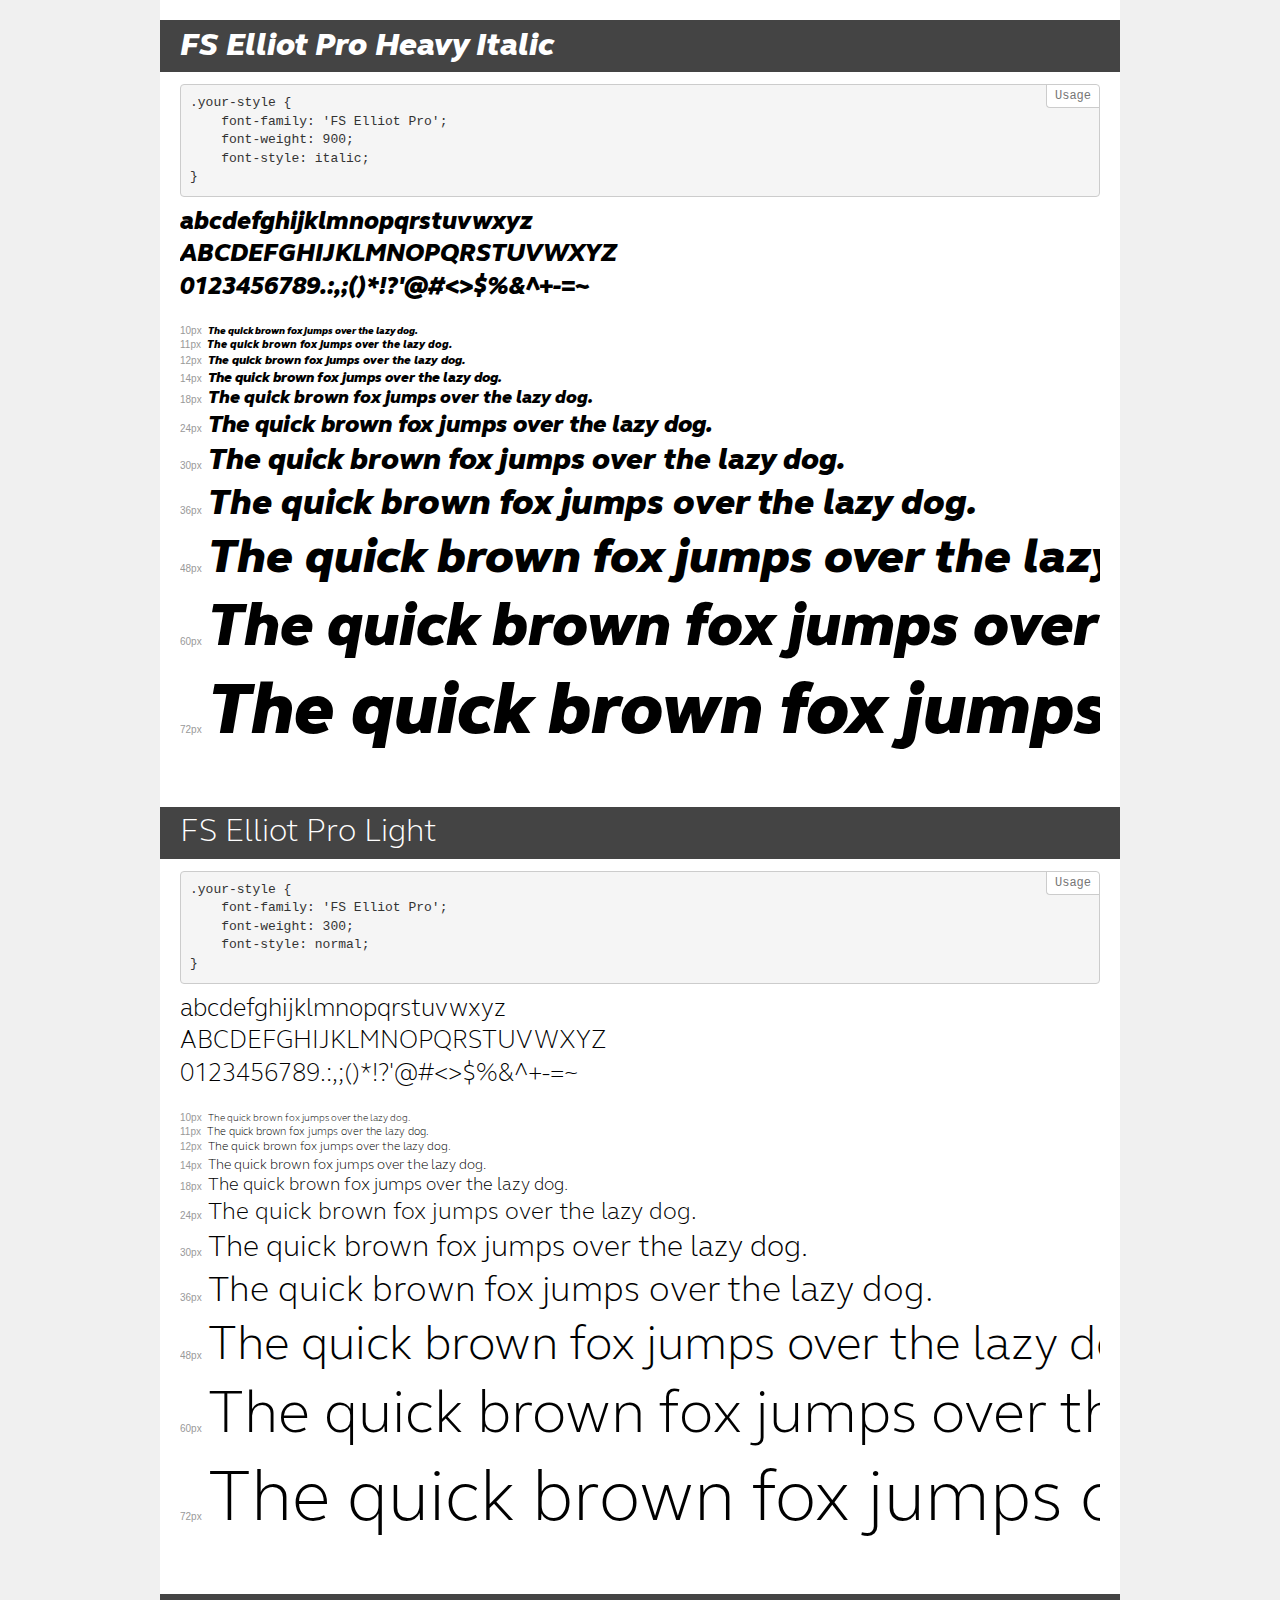
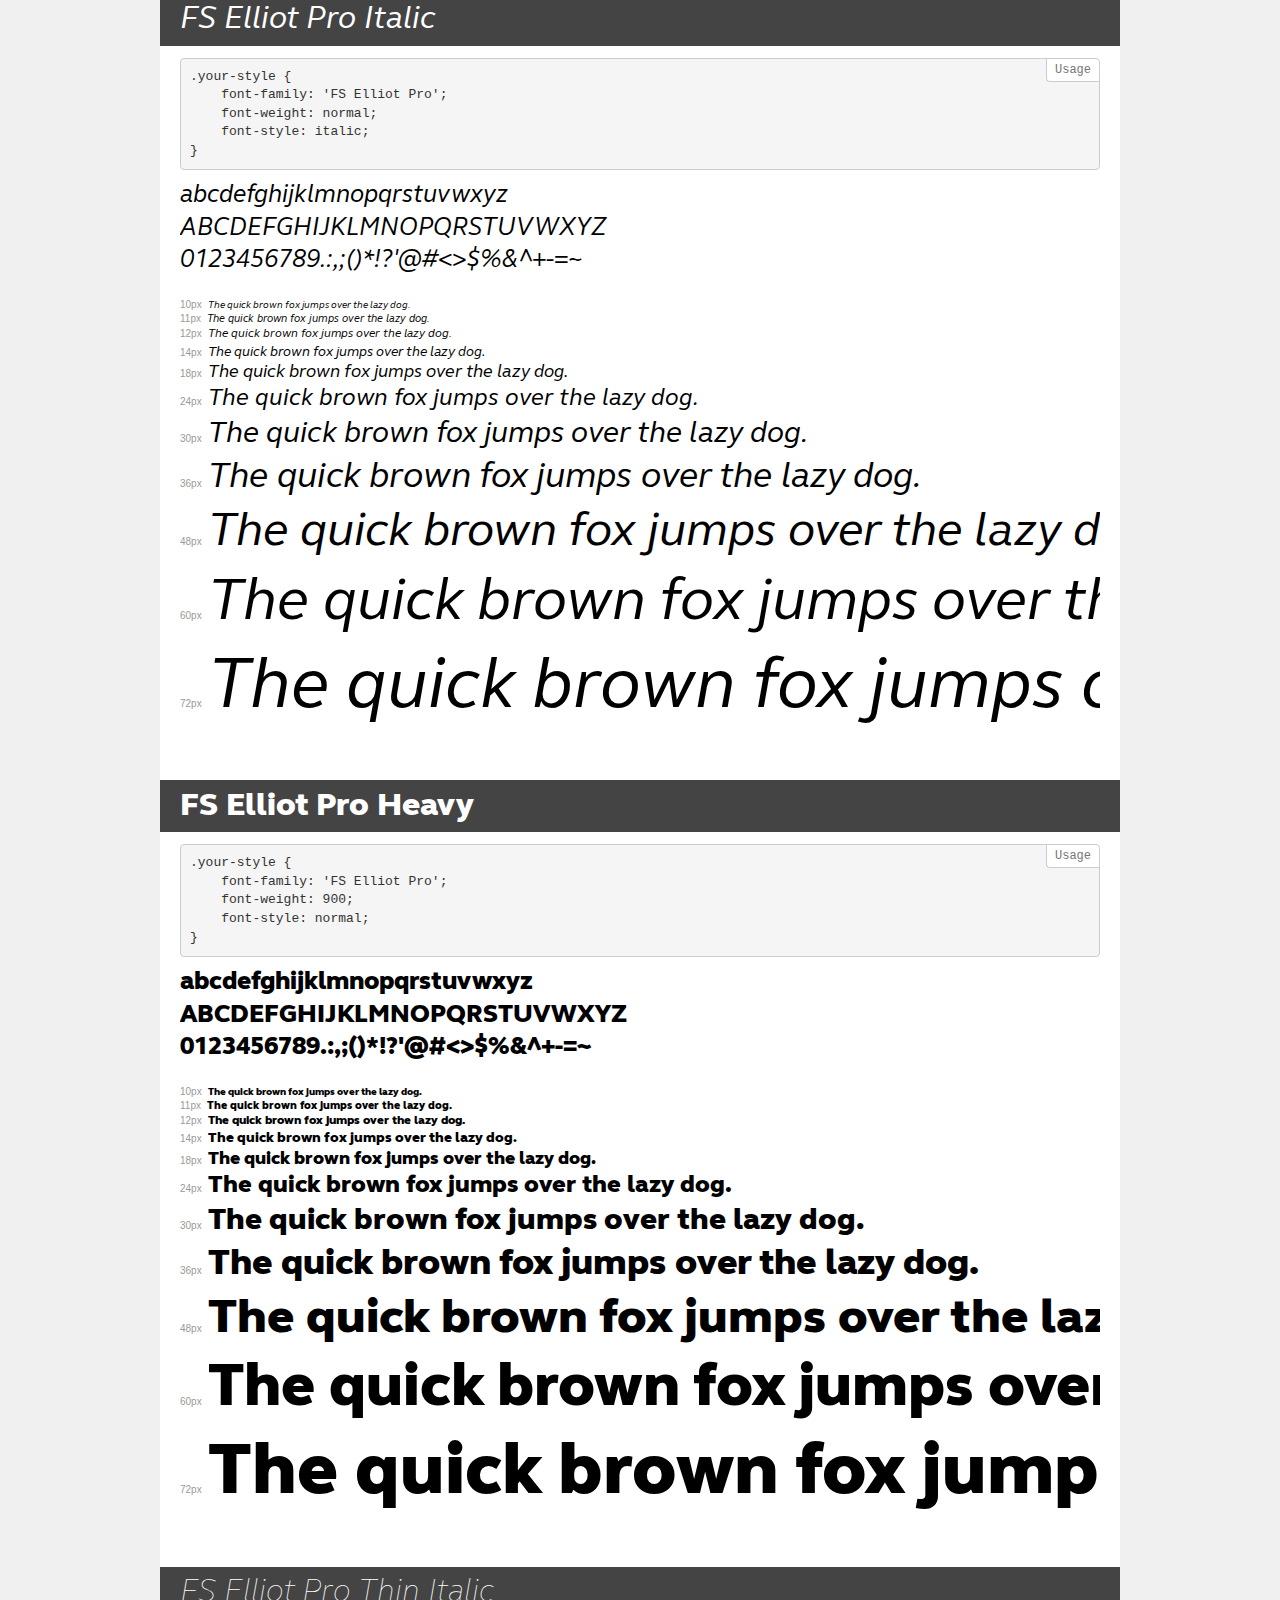
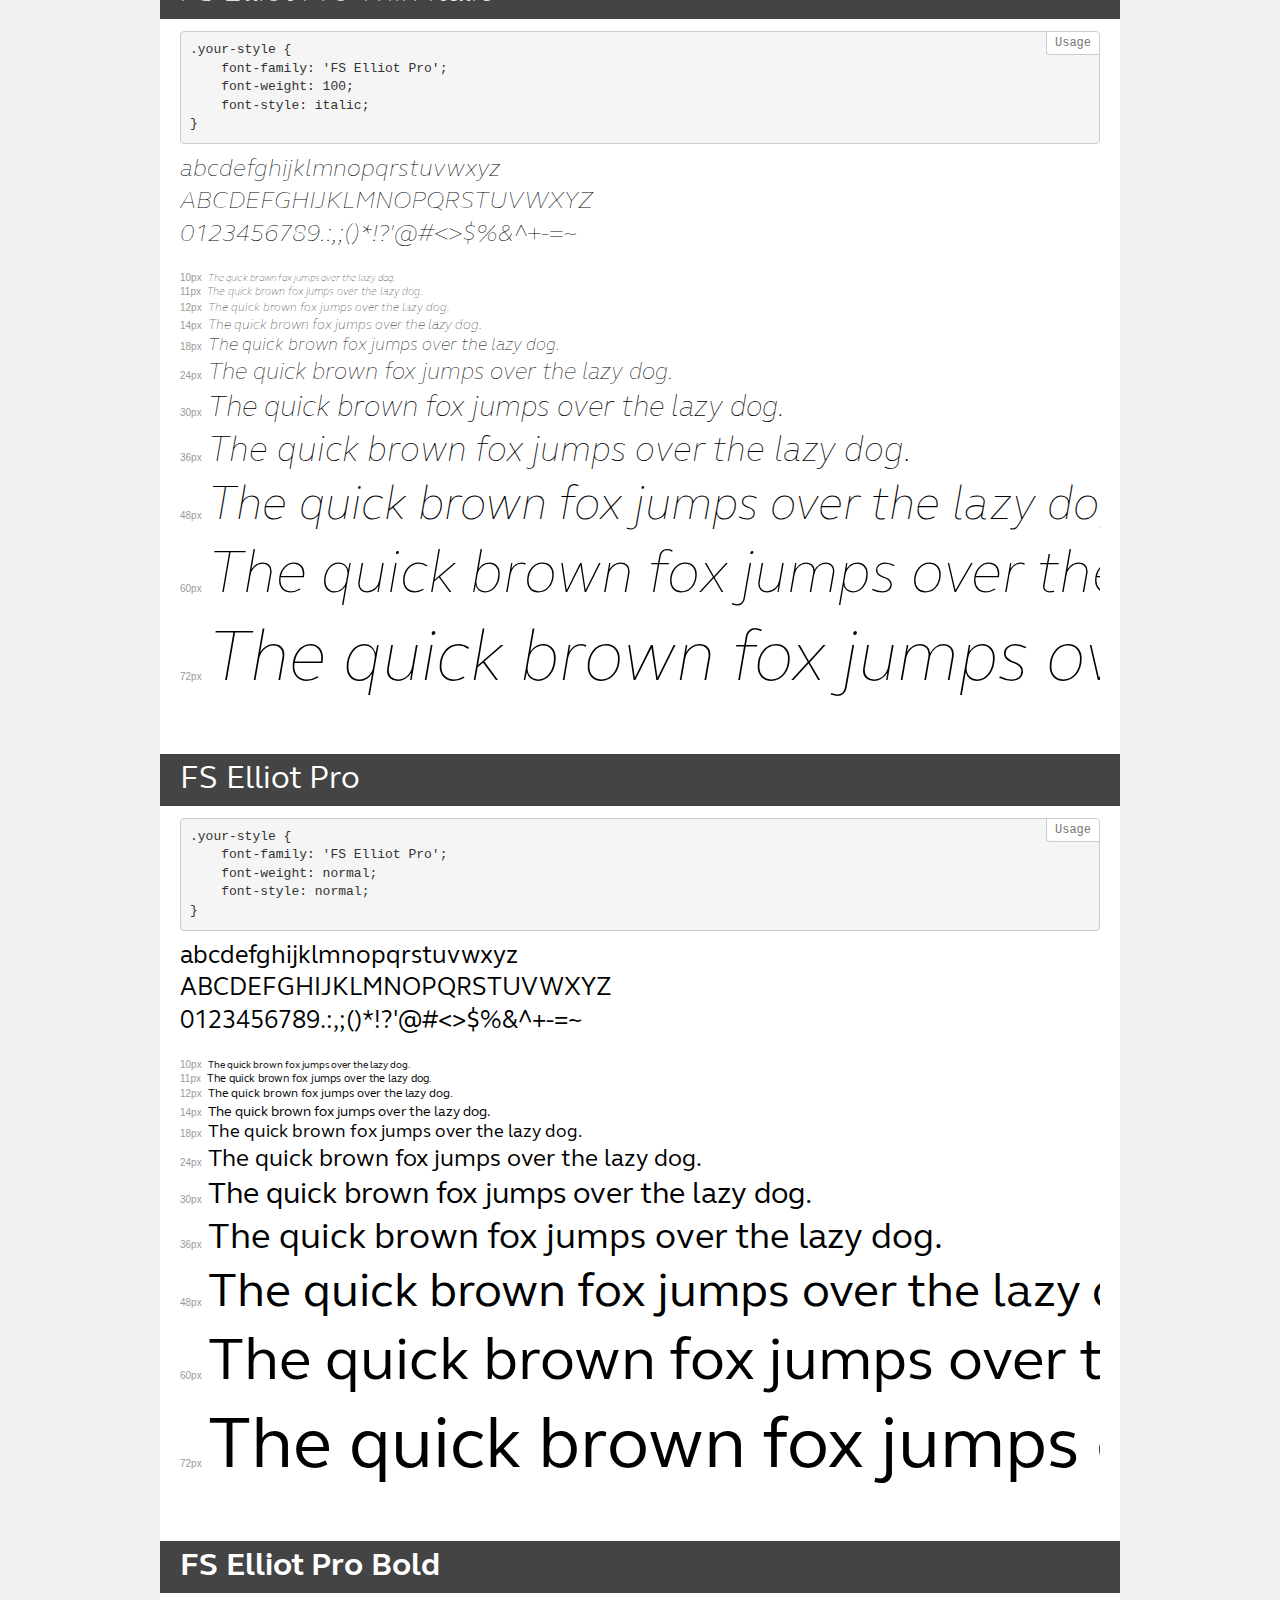
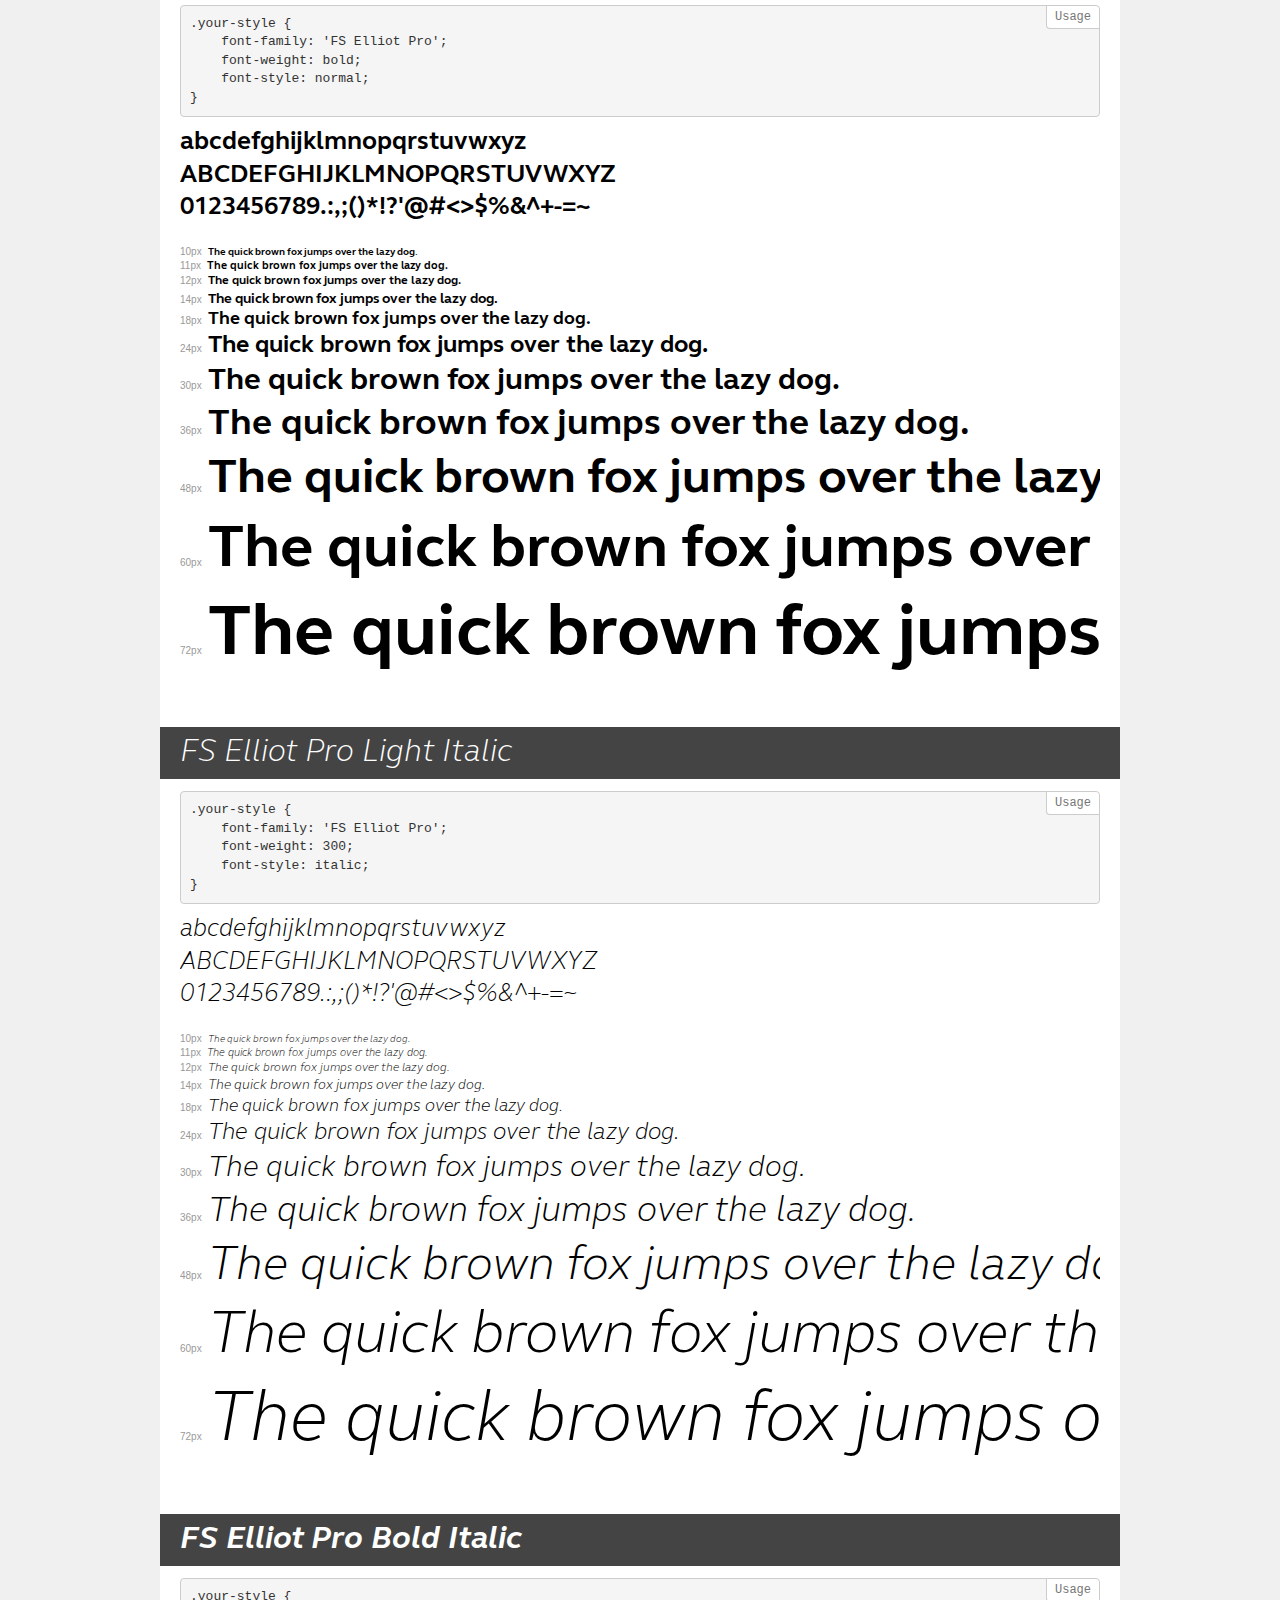
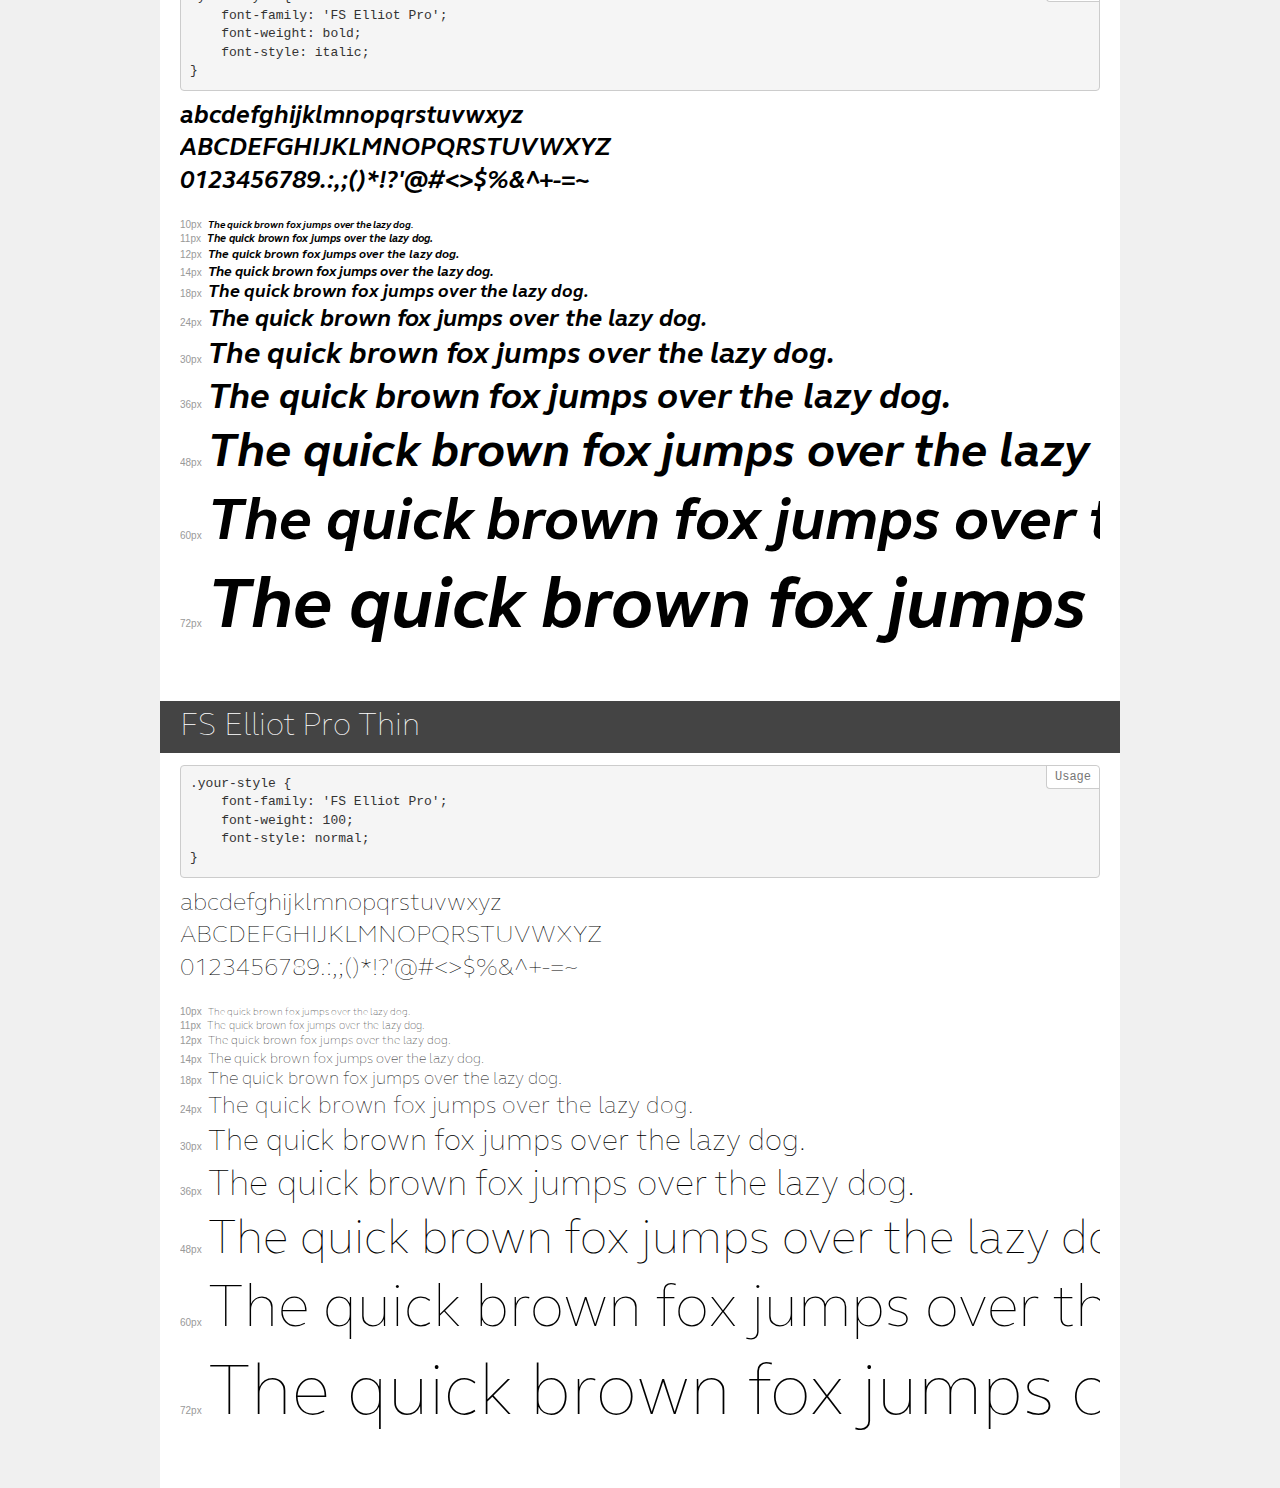
<file: fonts/demo.html>
<!DOCTYPE html>
<html lang="en">
<head>
    <meta charset="utf-8">
    <meta http-equiv="X-UA-Compatible" content="IE=edge">
    <meta name="viewport" content="width=device-width, initial-scale=1">
    <meta name="robots" content="noindex, noarchive">
    <meta name="format-detection" content="telephone=no">
    <title>Transfonter demo</title>
    <link href="stylesheet.css" rel="stylesheet">
    <style>
        /*
        http://meyerweb.com/eric/tools/css/reset/
        v2.0 | 20110126
        License: none (public domain)
        */
        html, body, div, span, applet, object, iframe,
        h1, h2, h3, h4, h5, h6, p, blockquote, pre,
        a, abbr, acronym, address, big, cite, code,
        del, dfn, em, img, ins, kbd, q, s, samp,
        small, strike, strong, sub, sup, tt, var,
        b, u, i, center,
        dl, dt, dd, ol, ul, li,
        fieldset, form, label, legend,
        table, caption, tbody, tfoot, thead, tr, th, td,
        article, aside, canvas, details, embed,
        figure, figcaption, footer, header, hgroup,
        menu, nav, output, ruby, section, summary,
        time, mark, audio, video {
            margin: 0;
            padding: 0;
            border: 0;
            font-size: 100%;
            font: inherit;
            vertical-align: baseline;
        }
        /* HTML5 display-role reset for older browsers */
        article, aside, details, figcaption, figure,
        footer, header, hgroup, menu, nav, section {
            display: block;
        }
        body {
            line-height: 1;
        }
        ol, ul {
            list-style: none;
        }
        blockquote, q {
            quotes: none;
        }
        blockquote:before, blockquote:after,
        q:before, q:after {
            content: '';
            content: none;
        }
        table {
            border-collapse: collapse;
            border-spacing: 0;
        }
        /* demo styles */
        body {
            background: #f0f0f0;
            color: #000;
        }
        .page {
            background: #fff;
            width: 920px;
            margin: 0 auto;
            padding: 20px 20px 0 20px;
            overflow: hidden;
        }
        .font-container {
            overflow-x: auto;
            overflow-y: hidden;
            margin-bottom: 40px;
            line-height: 1.3;
            white-space: nowrap;
            padding-bottom: 5px;
        }
        h1 {
            position: relative;
            background: #444;
            font-size: 32px;
            color: #fff;
            padding: 10px 20px;
            margin: 0 -20px 12px -20px;
        }
        .letters {
            font-size: 25px;
            margin-bottom: 20px;
        }
        .s10:before {
            content: '10px';
        }
        .s11:before {
            content: '11px';
        }
        .s12:before {
            content: '12px';
        }
        .s14:before {
            content: '14px';
        }
        .s18:before {
            content: '18px';
        }
        .s24:before {
            content: '24px';
        }
        .s30:before {
            content: '30px';
        }
        .s36:before {
            content: '36px';
        }
        .s48:before {
            content: '48px';
        }
        .s60:before {
            content: '60px';
        }
        .s72:before {
            content: '72px';
        }
        .s10:before, .s11:before, .s12:before, .s14:before,
        .s18:before, .s24:before, .s30:before, .s36:before,
        .s48:before, .s60:before, .s72:before {
            font-family: Arial, sans-serif;
            font-size: 10px;
            font-weight: normal;
            font-style: normal;
            color: #999;
            padding-right: 6px;
        }
        pre {
            display: block;
            position: relative;
            padding: 9px;
            margin: 0 0 10px;
            font-family: Monaco, Menlo, Consolas, "Courier New", monospace;
            font-size: 13px;
            line-height: 1.428571429;
            color: #333;
            font-weight: normal;
            font-style: normal;
            background-color: #f5f5f5;
            border: 1px solid #ccc;
            overflow-x: auto;
            border-radius: 4px;
        }
        pre:after {
            display: block;
            position: absolute;
            right: 0;
            top: 0;
            content: 'Usage';
            line-height: 1;
            padding: 5px 8px;
            font-size: 12px;
            color: #767676;
            background-color: #fff;
            border: 1px solid #ccc;
            border-right: none;
            border-top: none;
            border-radius: 0 4px 0 4px;
            z-index: 10;
        }
        /* responsive */
        @media (max-width: 959px) {
            .page {
                width: auto;
                margin: 0;
            }
        }
    </style>
</head>
<body>
<div class="page">
    <div class="demo">
        <h1 style="font-family: 'FS Elliot Pro'; font-weight: 900; font-style: italic;">FS Elliot Pro Heavy Italic</h1>
        <pre>.your-style {
    font-family: 'FS Elliot Pro';
    font-weight: 900;
    font-style: italic;
}</pre>
        <div class="font-container" style="font-family: 'FS Elliot Pro'; font-weight: 900; font-style: italic;">
            <p class="letters">
                abcdefghijklmnopqrstuvwxyz<br>
ABCDEFGHIJKLMNOPQRSTUVWXYZ<br>
                0123456789.:,;()*!?'@#<>$%&^+-=~
            </p>
            <p class="s10" style="font-size: 10px;">The quick brown fox jumps over the lazy dog.</p>
            <p class="s11" style="font-size: 11px;">The quick brown fox jumps over the lazy dog.</p>
            <p class="s12" style="font-size: 12px;">The quick brown fox jumps over the lazy dog.</p>
            <p class="s14" style="font-size: 14px;">The quick brown fox jumps over the lazy dog.</p>
            <p class="s18" style="font-size: 18px;">The quick brown fox jumps over the lazy dog.</p>
            <p class="s24" style="font-size: 24px;">The quick brown fox jumps over the lazy dog.</p>
            <p class="s30" style="font-size: 30px;">The quick brown fox jumps over the lazy dog.</p>
            <p class="s36" style="font-size: 36px;">The quick brown fox jumps over the lazy dog.</p>
            <p class="s48" style="font-size: 48px;">The quick brown fox jumps over the lazy dog.</p>
            <p class="s60" style="font-size: 60px;">The quick brown fox jumps over the lazy dog.</p>
            <p class="s72" style="font-size: 72px;">The quick brown fox jumps over the lazy dog.</p>
        </div>
    </div>
    <div class="demo">
        <h1 style="font-family: 'FS Elliot Pro'; font-weight: 300; font-style: normal;">FS Elliot Pro Light</h1>
        <pre>.your-style {
    font-family: 'FS Elliot Pro';
    font-weight: 300;
    font-style: normal;
}</pre>
        <div class="font-container" style="font-family: 'FS Elliot Pro'; font-weight: 300; font-style: normal;">
            <p class="letters">
                abcdefghijklmnopqrstuvwxyz<br>
ABCDEFGHIJKLMNOPQRSTUVWXYZ<br>
                0123456789.:,;()*!?'@#<>$%&^+-=~
            </p>
            <p class="s10" style="font-size: 10px;">The quick brown fox jumps over the lazy dog.</p>
            <p class="s11" style="font-size: 11px;">The quick brown fox jumps over the lazy dog.</p>
            <p class="s12" style="font-size: 12px;">The quick brown fox jumps over the lazy dog.</p>
            <p class="s14" style="font-size: 14px;">The quick brown fox jumps over the lazy dog.</p>
            <p class="s18" style="font-size: 18px;">The quick brown fox jumps over the lazy dog.</p>
            <p class="s24" style="font-size: 24px;">The quick brown fox jumps over the lazy dog.</p>
            <p class="s30" style="font-size: 30px;">The quick brown fox jumps over the lazy dog.</p>
            <p class="s36" style="font-size: 36px;">The quick brown fox jumps over the lazy dog.</p>
            <p class="s48" style="font-size: 48px;">The quick brown fox jumps over the lazy dog.</p>
            <p class="s60" style="font-size: 60px;">The quick brown fox jumps over the lazy dog.</p>
            <p class="s72" style="font-size: 72px;">The quick brown fox jumps over the lazy dog.</p>
        </div>
    </div>
    <div class="demo">
        <h1 style="font-family: 'FS Elliot Pro'; font-weight: normal; font-style: italic;">FS Elliot Pro Italic</h1>
        <pre>.your-style {
    font-family: 'FS Elliot Pro';
    font-weight: normal;
    font-style: italic;
}</pre>
        <div class="font-container" style="font-family: 'FS Elliot Pro'; font-weight: normal; font-style: italic;">
            <p class="letters">
                abcdefghijklmnopqrstuvwxyz<br>
ABCDEFGHIJKLMNOPQRSTUVWXYZ<br>
                0123456789.:,;()*!?'@#<>$%&^+-=~
            </p>
            <p class="s10" style="font-size: 10px;">The quick brown fox jumps over the lazy dog.</p>
            <p class="s11" style="font-size: 11px;">The quick brown fox jumps over the lazy dog.</p>
            <p class="s12" style="font-size: 12px;">The quick brown fox jumps over the lazy dog.</p>
            <p class="s14" style="font-size: 14px;">The quick brown fox jumps over the lazy dog.</p>
            <p class="s18" style="font-size: 18px;">The quick brown fox jumps over the lazy dog.</p>
            <p class="s24" style="font-size: 24px;">The quick brown fox jumps over the lazy dog.</p>
            <p class="s30" style="font-size: 30px;">The quick brown fox jumps over the lazy dog.</p>
            <p class="s36" style="font-size: 36px;">The quick brown fox jumps over the lazy dog.</p>
            <p class="s48" style="font-size: 48px;">The quick brown fox jumps over the lazy dog.</p>
            <p class="s60" style="font-size: 60px;">The quick brown fox jumps over the lazy dog.</p>
            <p class="s72" style="font-size: 72px;">The quick brown fox jumps over the lazy dog.</p>
        </div>
    </div>
    <div class="demo">
        <h1 style="font-family: 'FS Elliot Pro'; font-weight: 900; font-style: normal;">FS Elliot Pro Heavy</h1>
        <pre>.your-style {
    font-family: 'FS Elliot Pro';
    font-weight: 900;
    font-style: normal;
}</pre>
        <div class="font-container" style="font-family: 'FS Elliot Pro'; font-weight: 900; font-style: normal;">
            <p class="letters">
                abcdefghijklmnopqrstuvwxyz<br>
ABCDEFGHIJKLMNOPQRSTUVWXYZ<br>
                0123456789.:,;()*!?'@#<>$%&^+-=~
            </p>
            <p class="s10" style="font-size: 10px;">The quick brown fox jumps over the lazy dog.</p>
            <p class="s11" style="font-size: 11px;">The quick brown fox jumps over the lazy dog.</p>
            <p class="s12" style="font-size: 12px;">The quick brown fox jumps over the lazy dog.</p>
            <p class="s14" style="font-size: 14px;">The quick brown fox jumps over the lazy dog.</p>
            <p class="s18" style="font-size: 18px;">The quick brown fox jumps over the lazy dog.</p>
            <p class="s24" style="font-size: 24px;">The quick brown fox jumps over the lazy dog.</p>
            <p class="s30" style="font-size: 30px;">The quick brown fox jumps over the lazy dog.</p>
            <p class="s36" style="font-size: 36px;">The quick brown fox jumps over the lazy dog.</p>
            <p class="s48" style="font-size: 48px;">The quick brown fox jumps over the lazy dog.</p>
            <p class="s60" style="font-size: 60px;">The quick brown fox jumps over the lazy dog.</p>
            <p class="s72" style="font-size: 72px;">The quick brown fox jumps over the lazy dog.</p>
        </div>
    </div>
    <div class="demo">
        <h1 style="font-family: 'FS Elliot Pro'; font-weight: 100; font-style: italic;">FS Elliot Pro Thin Italic</h1>
        <pre>.your-style {
    font-family: 'FS Elliot Pro';
    font-weight: 100;
    font-style: italic;
}</pre>
        <div class="font-container" style="font-family: 'FS Elliot Pro'; font-weight: 100; font-style: italic;">
            <p class="letters">
                abcdefghijklmnopqrstuvwxyz<br>
ABCDEFGHIJKLMNOPQRSTUVWXYZ<br>
                0123456789.:,;()*!?'@#<>$%&^+-=~
            </p>
            <p class="s10" style="font-size: 10px;">The quick brown fox jumps over the lazy dog.</p>
            <p class="s11" style="font-size: 11px;">The quick brown fox jumps over the lazy dog.</p>
            <p class="s12" style="font-size: 12px;">The quick brown fox jumps over the lazy dog.</p>
            <p class="s14" style="font-size: 14px;">The quick brown fox jumps over the lazy dog.</p>
            <p class="s18" style="font-size: 18px;">The quick brown fox jumps over the lazy dog.</p>
            <p class="s24" style="font-size: 24px;">The quick brown fox jumps over the lazy dog.</p>
            <p class="s30" style="font-size: 30px;">The quick brown fox jumps over the lazy dog.</p>
            <p class="s36" style="font-size: 36px;">The quick brown fox jumps over the lazy dog.</p>
            <p class="s48" style="font-size: 48px;">The quick brown fox jumps over the lazy dog.</p>
            <p class="s60" style="font-size: 60px;">The quick brown fox jumps over the lazy dog.</p>
            <p class="s72" style="font-size: 72px;">The quick brown fox jumps over the lazy dog.</p>
        </div>
    </div>
    <div class="demo">
        <h1 style="font-family: 'FS Elliot Pro'; font-weight: normal; font-style: normal;">FS Elliot Pro</h1>
        <pre>.your-style {
    font-family: 'FS Elliot Pro';
    font-weight: normal;
    font-style: normal;
}</pre>
        <div class="font-container" style="font-family: 'FS Elliot Pro'; font-weight: normal; font-style: normal;">
            <p class="letters">
                abcdefghijklmnopqrstuvwxyz<br>
ABCDEFGHIJKLMNOPQRSTUVWXYZ<br>
                0123456789.:,;()*!?'@#<>$%&^+-=~
            </p>
            <p class="s10" style="font-size: 10px;">The quick brown fox jumps over the lazy dog.</p>
            <p class="s11" style="font-size: 11px;">The quick brown fox jumps over the lazy dog.</p>
            <p class="s12" style="font-size: 12px;">The quick brown fox jumps over the lazy dog.</p>
            <p class="s14" style="font-size: 14px;">The quick brown fox jumps over the lazy dog.</p>
            <p class="s18" style="font-size: 18px;">The quick brown fox jumps over the lazy dog.</p>
            <p class="s24" style="font-size: 24px;">The quick brown fox jumps over the lazy dog.</p>
            <p class="s30" style="font-size: 30px;">The quick brown fox jumps over the lazy dog.</p>
            <p class="s36" style="font-size: 36px;">The quick brown fox jumps over the lazy dog.</p>
            <p class="s48" style="font-size: 48px;">The quick brown fox jumps over the lazy dog.</p>
            <p class="s60" style="font-size: 60px;">The quick brown fox jumps over the lazy dog.</p>
            <p class="s72" style="font-size: 72px;">The quick brown fox jumps over the lazy dog.</p>
        </div>
    </div>
    <div class="demo">
        <h1 style="font-family: 'FS Elliot Pro'; font-weight: bold; font-style: normal;">FS Elliot Pro Bold</h1>
        <pre>.your-style {
    font-family: 'FS Elliot Pro';
    font-weight: bold;
    font-style: normal;
}</pre>
        <div class="font-container" style="font-family: 'FS Elliot Pro'; font-weight: bold; font-style: normal;">
            <p class="letters">
                abcdefghijklmnopqrstuvwxyz<br>
ABCDEFGHIJKLMNOPQRSTUVWXYZ<br>
                0123456789.:,;()*!?'@#<>$%&^+-=~
            </p>
            <p class="s10" style="font-size: 10px;">The quick brown fox jumps over the lazy dog.</p>
            <p class="s11" style="font-size: 11px;">The quick brown fox jumps over the lazy dog.</p>
            <p class="s12" style="font-size: 12px;">The quick brown fox jumps over the lazy dog.</p>
            <p class="s14" style="font-size: 14px;">The quick brown fox jumps over the lazy dog.</p>
            <p class="s18" style="font-size: 18px;">The quick brown fox jumps over the lazy dog.</p>
            <p class="s24" style="font-size: 24px;">The quick brown fox jumps over the lazy dog.</p>
            <p class="s30" style="font-size: 30px;">The quick brown fox jumps over the lazy dog.</p>
            <p class="s36" style="font-size: 36px;">The quick brown fox jumps over the lazy dog.</p>
            <p class="s48" style="font-size: 48px;">The quick brown fox jumps over the lazy dog.</p>
            <p class="s60" style="font-size: 60px;">The quick brown fox jumps over the lazy dog.</p>
            <p class="s72" style="font-size: 72px;">The quick brown fox jumps over the lazy dog.</p>
        </div>
    </div>
    <div class="demo">
        <h1 style="font-family: 'FS Elliot Pro'; font-weight: 300; font-style: italic;">FS Elliot Pro Light Italic</h1>
        <pre>.your-style {
    font-family: 'FS Elliot Pro';
    font-weight: 300;
    font-style: italic;
}</pre>
        <div class="font-container" style="font-family: 'FS Elliot Pro'; font-weight: 300; font-style: italic;">
            <p class="letters">
                abcdefghijklmnopqrstuvwxyz<br>
ABCDEFGHIJKLMNOPQRSTUVWXYZ<br>
                0123456789.:,;()*!?'@#<>$%&^+-=~
            </p>
            <p class="s10" style="font-size: 10px;">The quick brown fox jumps over the lazy dog.</p>
            <p class="s11" style="font-size: 11px;">The quick brown fox jumps over the lazy dog.</p>
            <p class="s12" style="font-size: 12px;">The quick brown fox jumps over the lazy dog.</p>
            <p class="s14" style="font-size: 14px;">The quick brown fox jumps over the lazy dog.</p>
            <p class="s18" style="font-size: 18px;">The quick brown fox jumps over the lazy dog.</p>
            <p class="s24" style="font-size: 24px;">The quick brown fox jumps over the lazy dog.</p>
            <p class="s30" style="font-size: 30px;">The quick brown fox jumps over the lazy dog.</p>
            <p class="s36" style="font-size: 36px;">The quick brown fox jumps over the lazy dog.</p>
            <p class="s48" style="font-size: 48px;">The quick brown fox jumps over the lazy dog.</p>
            <p class="s60" style="font-size: 60px;">The quick brown fox jumps over the lazy dog.</p>
            <p class="s72" style="font-size: 72px;">The quick brown fox jumps over the lazy dog.</p>
        </div>
    </div>
    <div class="demo">
        <h1 style="font-family: 'FS Elliot Pro'; font-weight: bold; font-style: italic;">FS Elliot Pro Bold Italic</h1>
        <pre>.your-style {
    font-family: 'FS Elliot Pro';
    font-weight: bold;
    font-style: italic;
}</pre>
        <div class="font-container" style="font-family: 'FS Elliot Pro'; font-weight: bold; font-style: italic;">
            <p class="letters">
                abcdefghijklmnopqrstuvwxyz<br>
ABCDEFGHIJKLMNOPQRSTUVWXYZ<br>
                0123456789.:,;()*!?'@#<>$%&^+-=~
            </p>
            <p class="s10" style="font-size: 10px;">The quick brown fox jumps over the lazy dog.</p>
            <p class="s11" style="font-size: 11px;">The quick brown fox jumps over the lazy dog.</p>
            <p class="s12" style="font-size: 12px;">The quick brown fox jumps over the lazy dog.</p>
            <p class="s14" style="font-size: 14px;">The quick brown fox jumps over the lazy dog.</p>
            <p class="s18" style="font-size: 18px;">The quick brown fox jumps over the lazy dog.</p>
            <p class="s24" style="font-size: 24px;">The quick brown fox jumps over the lazy dog.</p>
            <p class="s30" style="font-size: 30px;">The quick brown fox jumps over the lazy dog.</p>
            <p class="s36" style="font-size: 36px;">The quick brown fox jumps over the lazy dog.</p>
            <p class="s48" style="font-size: 48px;">The quick brown fox jumps over the lazy dog.</p>
            <p class="s60" style="font-size: 60px;">The quick brown fox jumps over the lazy dog.</p>
            <p class="s72" style="font-size: 72px;">The quick brown fox jumps over the lazy dog.</p>
        </div>
    </div>
    <div class="demo">
        <h1 style="font-family: 'FS Elliot Pro'; font-weight: 100; font-style: normal;">FS Elliot Pro Thin</h1>
        <pre>.your-style {
    font-family: 'FS Elliot Pro';
    font-weight: 100;
    font-style: normal;
}</pre>
        <div class="font-container" style="font-family: 'FS Elliot Pro'; font-weight: 100; font-style: normal;">
            <p class="letters">
                abcdefghijklmnopqrstuvwxyz<br>
ABCDEFGHIJKLMNOPQRSTUVWXYZ<br>
                0123456789.:,;()*!?'@#<>$%&^+-=~
            </p>
            <p class="s10" style="font-size: 10px;">The quick brown fox jumps over the lazy dog.</p>
            <p class="s11" style="font-size: 11px;">The quick brown fox jumps over the lazy dog.</p>
            <p class="s12" style="font-size: 12px;">The quick brown fox jumps over the lazy dog.</p>
            <p class="s14" style="font-size: 14px;">The quick brown fox jumps over the lazy dog.</p>
            <p class="s18" style="font-size: 18px;">The quick brown fox jumps over the lazy dog.</p>
            <p class="s24" style="font-size: 24px;">The quick brown fox jumps over the lazy dog.</p>
            <p class="s30" style="font-size: 30px;">The quick brown fox jumps over the lazy dog.</p>
            <p class="s36" style="font-size: 36px;">The quick brown fox jumps over the lazy dog.</p>
            <p class="s48" style="font-size: 48px;">The quick brown fox jumps over the lazy dog.</p>
            <p class="s60" style="font-size: 60px;">The quick brown fox jumps over the lazy dog.</p>
            <p class="s72" style="font-size: 72px;">The quick brown fox jumps over the lazy dog.</p>
        </div>
    </div>
</div>
</body>
</html>
</file>
<file: fonts/stylesheet.css>
@font-face {
    font-family: 'FS Elliot Pro';
    src: url('FSElliotPro-HeavyItalic.eot');
    src: local('FS Elliot Pro Heavy Italic'), local('FSElliotPro-HeavyItalic'),
        url('FSElliotPro-HeavyItalic.eot?#iefix') format('embedded-opentype'),
        url('FSElliotPro-HeavyItalic.woff2') format('woff2'),
        url('FSElliotPro-HeavyItalic.woff') format('woff'),
        url('FSElliotPro-HeavyItalic.ttf') format('truetype');
    font-weight: 900;
    font-style: italic;
}

@font-face {
    font-family: 'FS Elliot Pro';
    src: url('FSElliotPro-Light.eot');
    src: local('FS Elliot Pro Light'), local('FSElliotPro-Light'),
        url('FSElliotPro-Light.eot?#iefix') format('embedded-opentype'),
        url('FSElliotPro-Light.woff2') format('woff2'),
        url('FSElliotPro-Light.woff') format('woff'),
        url('FSElliotPro-Light.ttf') format('truetype');
    font-weight: 300;
    font-style: normal;
}

@font-face {
    font-family: 'FS Elliot Pro';
    src: url('FSElliotPro-Italic.eot');
    src: local('FS Elliot Pro Italic'), local('FSElliotPro-Italic'),
        url('FSElliotPro-Italic.eot?#iefix') format('embedded-opentype'),
        url('FSElliotPro-Italic.woff2') format('woff2'),
        url('FSElliotPro-Italic.woff') format('woff'),
        url('FSElliotPro-Italic.ttf') format('truetype');
    font-weight: normal;
    font-style: italic;
}

@font-face {
    font-family: 'FS Elliot Pro';
    src: url('FSElliotPro-Heavy.eot');
    src: local('FS Elliot Pro Heavy'), local('FSElliotPro-Heavy'),
        url('FSElliotPro-Heavy.eot?#iefix') format('embedded-opentype'),
        url('FSElliotPro-Heavy.woff2') format('woff2'),
        url('FSElliotPro-Heavy.woff') format('woff'),
        url('FSElliotPro-Heavy.ttf') format('truetype');
    font-weight: 900;
    font-style: normal;
}

@font-face {
    font-family: 'FS Elliot Pro';
    src: url('FSElliotPro-ThinItalic.eot');
    src: local('FS Elliot Pro Thin Italic'), local('FSElliotPro-ThinItalic'),
        url('FSElliotPro-ThinItalic.eot?#iefix') format('embedded-opentype'),
        url('FSElliotPro-ThinItalic.woff2') format('woff2'),
        url('FSElliotPro-ThinItalic.woff') format('woff'),
        url('FSElliotPro-ThinItalic.ttf') format('truetype');
    font-weight: 100;
    font-style: italic;
}

@font-face {
    font-family: 'FS Elliot Pro';
    src: url('FSElliotPro.eot');
    src: local('FS Elliot Pro'), local('FSElliotPro'),
        url('FSElliotPro.eot?#iefix') format('embedded-opentype'),
        url('FSElliotPro.woff2') format('woff2'),
        url('FSElliotPro.woff') format('woff'),
        url('FSElliotPro.ttf') format('truetype');
    font-weight: normal;
    font-style: normal;
}

@font-face {
    font-family: 'FS Elliot Pro';
    src: url('FSElliotPro-Bold.eot');
    src: local('FS Elliot Pro Bold'), local('FSElliotPro-Bold'),
        url('FSElliotPro-Bold.eot?#iefix') format('embedded-opentype'),
        url('FSElliotPro-Bold.woff2') format('woff2'),
        url('FSElliotPro-Bold.woff') format('woff'),
        url('FSElliotPro-Bold.ttf') format('truetype');
    font-weight: bold;
    font-style: normal;
}

@font-face {
    font-family: 'FS Elliot Pro';
    src: url('FSElliotPro-LightItalic.eot');
    src: local('FS Elliot Pro Light Italic'), local('FSElliotPro-LightItalic'),
        url('FSElliotPro-LightItalic.eot?#iefix') format('embedded-opentype'),
        url('FSElliotPro-LightItalic.woff2') format('woff2'),
        url('FSElliotPro-LightItalic.woff') format('woff'),
        url('FSElliotPro-LightItalic.ttf') format('truetype');
    font-weight: 300;
    font-style: italic;
}

@font-face {
    font-family: 'FS Elliot Pro';
    src: url('FSElliotPro-BoldItalic.eot');
    src: local('FS Elliot Pro Bold Italic'), local('FSElliotPro-BoldItalic'),
        url('FSElliotPro-BoldItalic.eot?#iefix') format('embedded-opentype'),
        url('FSElliotPro-BoldItalic.woff2') format('woff2'),
        url('FSElliotPro-BoldItalic.woff') format('woff'),
        url('FSElliotPro-BoldItalic.ttf') format('truetype');
    font-weight: bold;
    font-style: italic;
}

@font-face {
    font-family: 'FS Elliot Pro';
    src: url('FSElliotPro-Thin.eot');
    src: local('FS Elliot Pro Thin'), local('FSElliotPro-Thin'),
        url('FSElliotPro-Thin.eot?#iefix') format('embedded-opentype'),
        url('FSElliotPro-Thin.woff2') format('woff2'),
        url('FSElliotPro-Thin.woff') format('woff'),
        url('FSElliotPro-Thin.ttf') format('truetype');
    font-weight: 100;
    font-style: normal;
}
</file>
